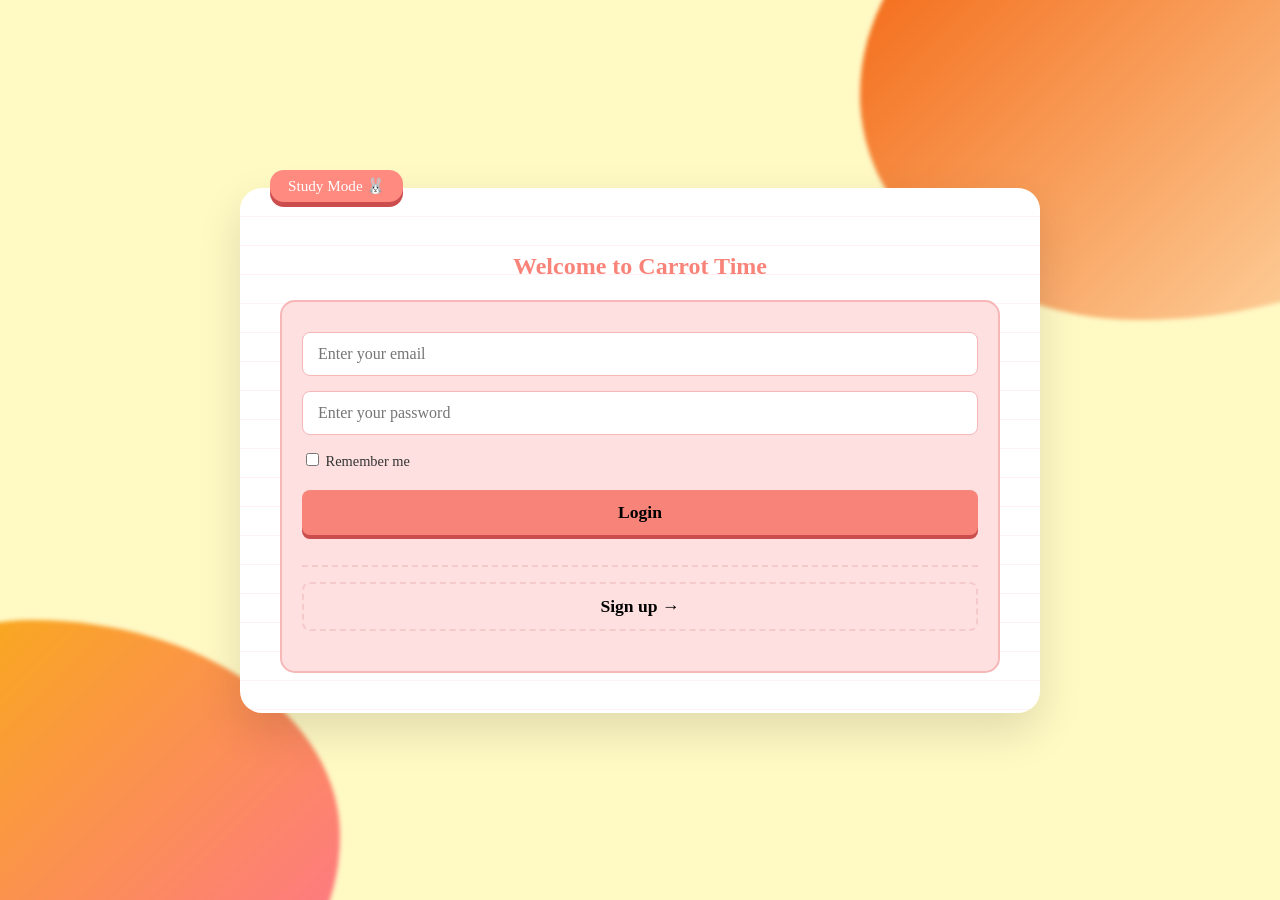
<file: index.html>
<!DOCTYPE html>
<html lang="vi">

<head>
    <meta charset="UTF-8">
    <meta name="viewport" content="width=device-width, initial-scale=1.0">
    <title>Carrot Time - Login / Signup</title>
    <link rel="stylesheet" href="./Login & Register/style.css">
</head>

<body>

    <!-- Shape nền -->
    <div class="bg-shape"></div>

    <!-- Container chính -->
    <div class="container">
        <div class="bunny-image">
            <div class="bunny-art-container">
                <div class="bunny-art">
                    <div class="ear left"></div>
                    <div class="ear right"></div>

                    <div class="arm left"></div>
                    <div class="arm right"></div>

                    <div class="face-details">
                        <div class="eye left"></div>
                        <div class="eye right"></div>
                        <div class="nose"></div>
                    </div>
                </div>
            </div>
        </div>
        <!-- Sticker -->
        <div class="study-tag">Study Mode 🐰</div>

        <!-- Header -->
        <div class="header-section">
            <h1 class="welcome-text">Welcome to Carrot Time </h1>
        </div>

        <!-- SIGNUP FORM -->
        <div id="login-form" class="form-card active">

            <div class="input-group">
                <input type="email" id="login-email" placeholder="Enter your email">
            </div>

            <div class="input-group">
                <input type="password" id="login-password" placeholder="Enter your password">
            </div>

            <div class="remember-me-group">
                <input type="checkbox" id="remember-me">
                <label for="remember-me">Remember me</label>
            </div>

            <button class="btn btn-login" style="color: black !important; font-weight: bold;" onclick="goToHome()">
                Login
            </button>

            <div class="divider"></div>

            <button class="btn btn-signup-link" style="color: black !important;" onclick="showSignup()">
                Sign up →
            </button>
        </div>
        <!-- SIGNUP FORM -->
        <div id="signup-form" class="form-card hidden">
            <h2 class="form-title" style="text-align: center; color: #F88379;">Create Account</h2>

            <div class="input-group">
                <input type="text" id="signup-username" placeholder="Enter your username">
            </div>

            <div class="input-group">
                <input type="email" id="signup-email" placeholder="Enter your email">
            </div>

            <div class="input-group">
                <input type="password" id="signup-password" placeholder="Enter your password">
            </div>

            <div class="input-group">
                <input type="password" id="signup-confirm" placeholder="Confirm your password">
            </div>

            <button type="button" class="btn btn-login" style="color: black !important; font-weight: bold;"
                onclick="goToHome()">
                Create & Login
            </button>

            <button type="button" class="btn btn-back-link"
                style="color: black !important; background: none; border: none; cursor: pointer; width: 100%; margin-top: 10px;"
                onclick="showLogin()">
                ← Back to Login
            </button>
        </div>

        <!-- Bunny image -->

    </div>


    <script src="./Login & Register/script.js"></script>
    <div style="position:fixed; bottom:20px; left:20px; z-index:9999;">
        <div class="bunny-art-container">
            <div class="bunny-art">
                <div class="ear left"></div>
                <div class="ear right"></div>

                <div class="arm left"></div>
                <div class="arm right"></div>

                <div class="face-details">
                    <div class="eye left"></div>
                    <div class="eye right"></div>
                    <div class="nose"></div>
                </div>
            </div>
        </div>
    </div>

</body>

</html>
</file>
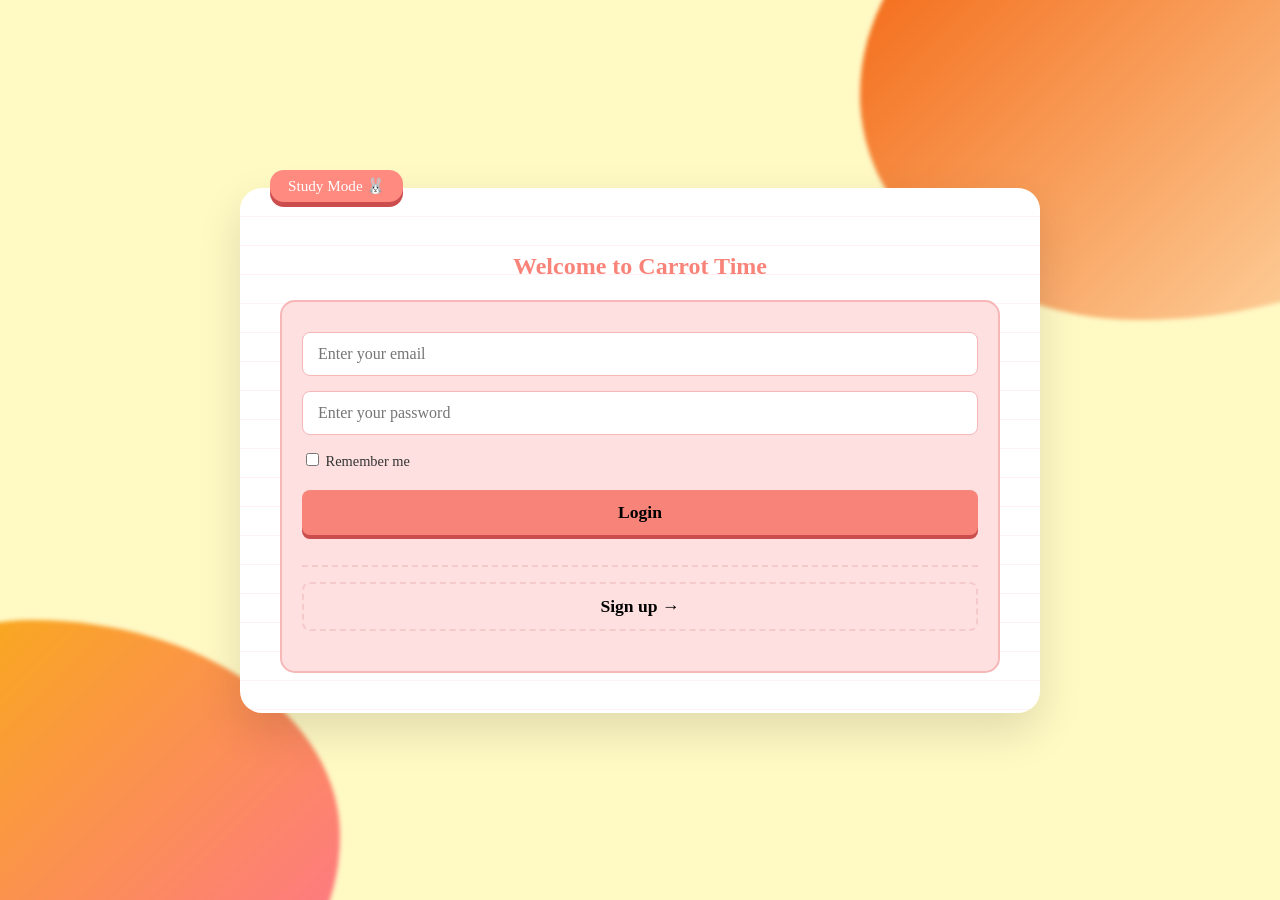
<file: Login & Register/index.html>
<!DOCTYPE html>
<html lang="vi">

<head>
    <meta charset="UTF-8">
    <meta name="viewport" content="width=device-width, initial-scale=1.0">
    <title>Carrot Time - Login / Signup</title>
    <link rel="stylesheet" href="style.css">
</head>

<body>

    <!-- Shape nền -->
    <div class="bg-shape"></div>

    <!-- Container chính -->
    <div class="container">
        <div class="bunny-image">
            <div class="bunny-art-container">
                <div class="bunny-art">
                    <div class="ear left"></div>
                    <div class="ear right"></div>

                    <div class="arm left"></div>
                    <div class="arm right"></div>

                    <div class="face-details">
                        <div class="eye left"></div>
                        <div class="eye right"></div>
                        <div class="nose"></div>
                    </div>
                </div>
            </div>
        </div>
        <!-- Sticker -->
        <div class="study-tag">Study Mode 🐰</div>

        <!-- Header -->
        <div class="header-section">
            <h1 class="welcome-text">Welcome to Carrot Time </h1>
        </div>

        <!-- SIGNUP FORM -->
        <div id="login-form" class="form-card active">

            <div class="input-group">
                <input type="email" id="login-email" placeholder="Enter your email">
            </div>

            <div class="input-group">
                <input type="password" id="login-password" placeholder="Enter your password">
            </div>

            <div class="remember-me-group">
                <input type="checkbox" id="remember-me">
                <label for="remember-me">Remember me</label>
            </div>

            <button class="btn btn-login" style="color: black !important; font-weight: bold;" onclick="goToHome()">
                Login
            </button>

            <div class="divider"></div>

            <button class="btn btn-signup-link" style="color: black !important;" onclick="showSignup()">
                Sign up →
            </button>
        </div>
        <!-- SIGNUP FORM -->
        <div id="signup-form" class="form-card hidden">
            <h2 class="form-title" style="text-align: center; color: #F88379;">Create Account</h2>

            <div class="input-group">
                <input type="text" id="signup-username" placeholder="Enter your username">
            </div>

            <div class="input-group">
                <input type="email" id="signup-email" placeholder="Enter your email">
            </div>

            <div class="input-group">
                <input type="password" id="signup-password" placeholder="Enter your password">
            </div>

            <div class="input-group">
                <input type="password" id="signup-confirm" placeholder="Confirm your password">
            </div>

            <button type="button" class="btn btn-login" style="color: black !important; font-weight: bold;"
                onclick="goToHome()">
                Create & Login
            </button>

            <button type="button" class="btn btn-back-link"
                style="color: black !important; background: none; border: none; cursor: pointer; width: 100%; margin-top: 10px;"
                onclick="showLogin()">
                ← Back to Login
            </button>
        </div>

        <!-- Bunny image -->

    </div>


    <script src="script.js"></script>
    <div style="position:fixed; bottom:20px; left:20px; z-index:9999;">
        <div class="bunny-art-container">
            <div class="bunny-art">
                <div class="ear left"></div>
                <div class="ear right"></div>

                <div class="arm left"></div>
                <div class="arm right"></div>

                <div class="face-details">
                    <div class="eye left"></div>
                    <div class="eye right"></div>
                    <div class="nose"></div>
                </div>
            </div>
        </div>
    </div>

</body>

</html>
</file>
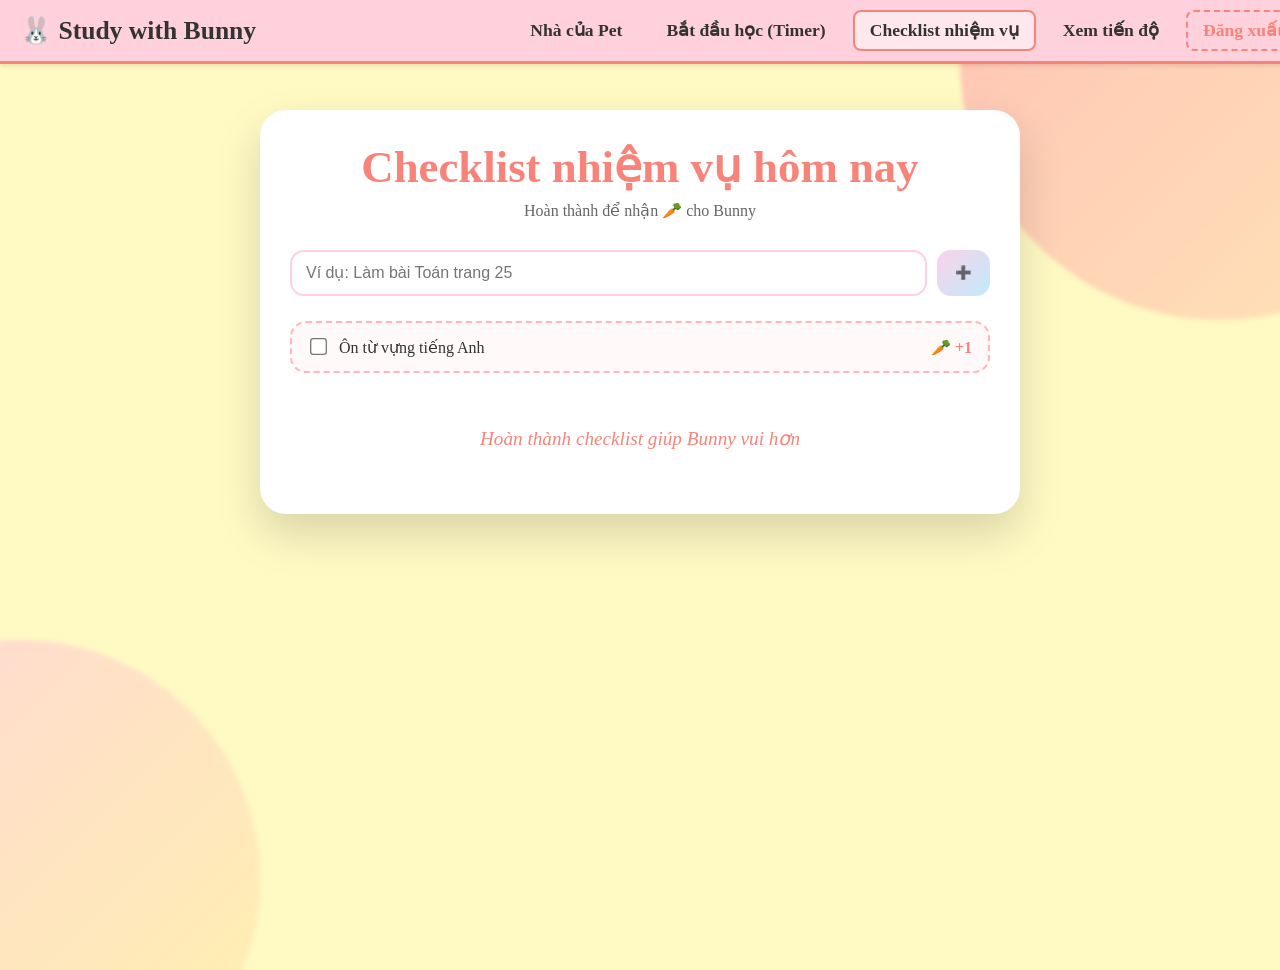
<file: Checklist/checklist.html>
<!DOCTYPE html>
<html lang="vi">
<head>
  <meta charset="UTF-8">
  <title>Checklist | Carrot Time</title>
  <meta name="viewport" content="width=device-width, initial-scale=1.0">

  <!-- DÙNG CHUNG STYLE NAVBAR + FONT -->
  <link rel="stylesheet" href="../Home/home_style.css">
  <link rel="stylesheet" href="checklist.css">
  <link href="https://fonts.googleapis.com/css2?family=Kalam:wght@700&display=swap" rel="stylesheet">
</head>

<body>

<!-- ===== NAVBAR (GIỐNG HOME) ===== -->
<nav class="navbar">
  <div class="nav-brand">🐰 Study with <span class="bunnyName">Bunny</span></div>
  <ul class="nav-links">
    <li><button class="nav-button" onclick="location.href='../Home/home.html'">Nhà của Pet</button></li>
    <li><button class="nav-button" onclick="location.href='../Timer/timer.html'">Bắt đầu học (Timer)</button></li>
    <li><button class="nav-button active">Checklist nhiệm vụ</button></li>
    <li><button class="nav-button" onclick="location.href='../Progress/progress.html'">Xem tiến độ</button></li>
    <li><button class="nav-button logout-button">Đăng xuất</button></li>
  </ul>
</nav>

<!-- BACKGROUND SHAPES -->
<div class="bg-shape blob-1"></div>
<div class="bg-shape blob-2"></div>

<!-- ===== CONTENT ===== -->
<div class="home-wrapper">
  <div class="checklist-container">

    <header class="pet-header">
      <h1 class="welcome-title">Checklist nhiệm vụ hôm nay</h1>
      <p class="subtitle">Hoàn thành để nhận 🥕 cho <span class="bunnyName">Bunny</span></p>
    </header>

    <!-- ADD TASK -->
    <div class="add-task">
      <input type="text" id="taskInput" placeholder="Ví dụ: Làm bài Toán trang 25">
      <button onclick="addTask()">➕</button>
    </div>

    <!-- TASK LIST -->
    <ul id="taskList" class="task-list">
      <!-- Task mẫu -->
      <li>
        <label>
          <input type="checkbox">
          <span>Ôn từ vựng tiếng Anh</span>
        </label>
        <span class="reward">🥕 +1</span>
      </li>
    </ul>

    <footer class="pet-footer">
      <p>Hoàn thành checklist giúp <span class="bunnyName">Bunny</span> vui hơn </p>
    </footer>

  </div>
</div>

<script>
/* ===== BUNNY NAME ===== */
document.addEventListener("DOMContentLoaded", () => {
  const name = localStorage.getItem("bunnyName") || "Bunny";
  document.querySelectorAll(".bunnyName").forEach(e => e.textContent = name);
});

/* ===== CHECKLIST ===== */
function addTask() {
  const input = document.getElementById("taskInput");
  const text = input.value.trim();
  if (!text) return;

  const li = document.createElement("li");
  li.innerHTML = `
    <label>
      <input type="checkbox">
      <span>${text}</span>
    </label>
    <span class="reward">🥕 +1</span>
  `;

  document.getElementById("taskList").appendChild(li);
  input.value = "";
}
</script>

</body>
</html>
</file>
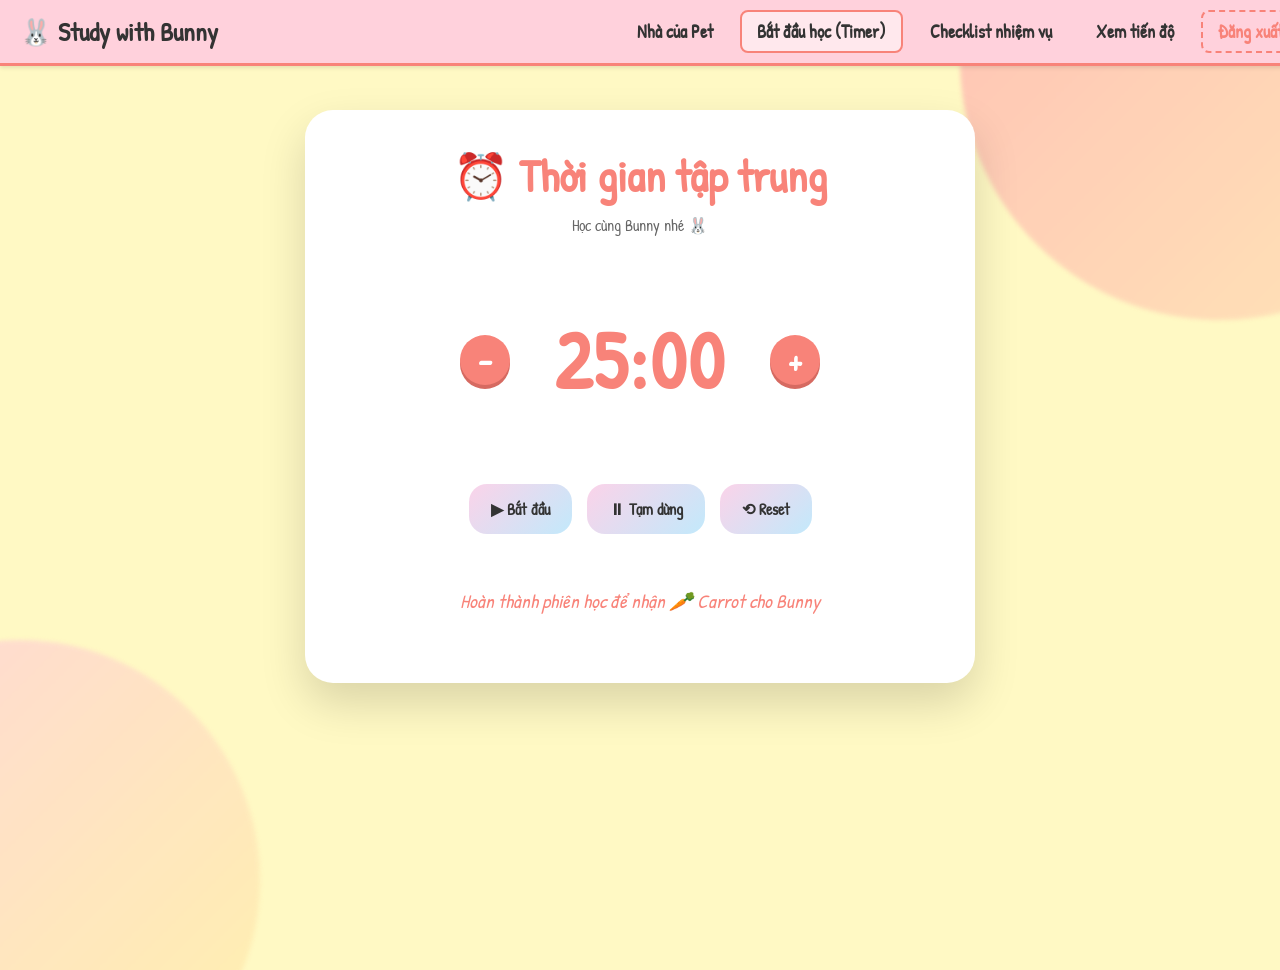
<file: Timer/timer.html>
<!DOCTYPE html>
<html lang="vi">
<head>
  <meta charset="UTF-8">
  <title>Timer | Carrot Time</title>
  <meta name="viewport" content="width=device-width, initial-scale=1.0">

  <link rel="stylesheet" href="../Home/home_style.css">
  <link rel="stylesheet" href="timer.css">
  <link href="https://fonts.googleapis.com/css2?family=Kalam:wght@700&family=Patrick+Hand&display=swap" rel="stylesheet">

  <style>
    /* CSS BỔ SUNG CHO BỘ NÚT TĂNG GIẢM */
    .timer-wrapper {
      display: flex;
      align-items: center;
      justify-content: center;
      gap: 30px;
      margin: 40px 0;
    }

    .timer-display {
      font-size: 80px;
      font-weight: bold;
      color: #f88379;
      text-shadow: 2px 2px 0px #fff;
      font-family: 'Patrick Hand', cursive;
      min-width: 200px;
      text-align: center;
    }

    .adjust-btn {
      background: #f88379;
      color: white;
      border: none;
      width: 50px;
      height: 50px;
      border-radius: 50%;
      font-size: 30px;
      font-weight: bold;
      cursor: pointer;
      transition: all 0.2s ease;
      display: flex;
      align-items: center;
      justify-content: center;
      box-shadow: 0 4px 0px #d66a61;
    }

    .adjust-btn:hover {
      transform: translateY(-2px);
      background: #ffb6b6;
      box-shadow: 0 6px 0px #d66a61;
    }

    .adjust-btn:active {
      transform: translateY(2px);
      box-shadow: 0 0px 0px #d66a61;
    }

    /* Hiệu ứng khi đang chạy thì ẩn nút chỉnh đi hoặc làm mờ */
    .timer-wrapper.running .adjust-btn {
      opacity: 0.3;
      pointer-events: none;
    }
  </style>
</head>

<body>

<nav class="navbar">
  <div class="nav-brand">🐰 Study with <span class="bunnyName">Bunny</span></div>
  <ul class="nav-links">
    <li><button class="nav-button" onclick="location.href='../Home/home.html'">Nhà của Pet</button></li>
    <li><button class="nav-button active">Bắt đầu học (Timer)</button></li>
    <li><button class="nav-button" onclick="location.href='../Checklist/checklist.html'">Checklist nhiệm vụ</button></li>
    <li><button class="nav-button" onclick="location.href='../Progress/progress.html'">Xem tiến độ</button></li>
    <li><button class="nav-button logout-button">Đăng xuất</button></li>
  </ul>
</nav>

<div class="bg-shape blob-1"></div>
<div class="bg-shape blob-2"></div>

<div class="home-wrapper">
  <div class="timer-container">

    <header class="pet-header">
      <h1 class="welcome-title">⏰ Thời gian tập trung</h1>
      <p class="subtitle">Học cùng <span class="bunnyName">Bunny</span> nhé 🐰</p>
    </header>

    <div class="timer-wrapper" id="timerWrapper">
      <button class="adjust-btn" onclick="adjustTime(-1)">−</button>
      
      <div class="timer-display" id="timer">
        25:00
      </div>

      <button class="adjust-btn" onclick="adjustTime(1)">+</button>
    </div>

    <div class="timer-controls">
      <button class="control-btn start" onclick="startTimer()">▶ Bắt đầu</button>
      <button class="control-btn pause" onclick="pauseTimer()">⏸ Tạm dừng</button>
      <button class="control-btn reset" onclick="resetTimer()">⟲ Reset</button>
    </div>
<footer class="pet-footer">
  <p>Hoàn thành phiên học để nhận 🥕 Carrot cho <span class="bunnyName">Bunny</span></p>
</footer>

  </div>
</div>

<script src="timer.js"></script>
</body>
</html>
</file>
<file: Login & Register/style.css>
/* Màu sắc chủ đạo (Giống như ảnh) */
:root {
    --primary-color: #F88379; /* Màu hồng/đỏ cho nút Login */
    --secondary-bg: #FFF9C4;  /* Màu vàng nhạt cho nền */
    --card-bg: #ffe0e0;       /* Màu hồng nhạt cho form card */
    --border-color: #f7b7b7;  /* Màu viền hồng nhạt */
    --text-color: #333;
    --divider-color: #f5caca; /* Màu hồng nhạt cho đường gạch ngang */
}

body {
    font-family: "Chalkboard SE", "Patrick Hand", cursive;
    margin: 0;
    min-height: 100vh;

    display: flex;
    justify-content: center;
    align-items: center;

    background: #fff9c4;
    overflow: hidden;
}

.bg-shape {
    position: fixed;
    inset: 0;
    z-index: -1;
    pointer-events: none;
}

/* SHAPE GÓC TRÊN */
.bg-shape::before {
    content: "";
    position: absolute;
    top: -180px;
    right: -200px;
    width: 620px;
    height: 500px;

    background: linear-gradient(135deg, #f25901, #ffe4b5);
    border-radius: 60% 40% 55% 45% / 55% 60% 40% 45%;

    filter: blur(2px);
    animation: floatTop 8s ease-in-out infinite;
}

/* SHAPE GÓC DƯỚI */
.bg-shape::after {
    content: "";
    position: absolute;
    bottom: -200px;
    left: -220px;
    width: 560px;
    height: 480px;

    background: linear-gradient(135deg, #f8b600, #ff6d9e);
    border-radius: 45% 55% 60% 40% / 55% 45% 55% 45%;

    filter: blur(2px);
    animation: floatBottom 10s ease-in-out infinite;
}

/* ANIMATION */
@keyframes floatTop {
    0%, 100% {
        transform: translate(0, 0);
    }
    50% {
        transform: translate(-20px, 25px);
    }
}

@keyframes floatBottom {
    0%, 100% {
        transform: translate(0, 0);
    }
    50% {
        transform: translate(25px, -20px);
    }
}



.container {
    position: relative;

    width: 100%;
    max-width: 720px;
    padding: 40px;

    background:
        repeating-linear-gradient(
            white,
            white 28px,
            #fce4ec 29px
        );

    border-radius: 22px;
    box-shadow: 0 18px 45px rgba(0,0,0,0.12);
    text-align: center;
}

.study-tag {
    position: absolute;
    top: -18px;
    left: 30px;

    background: #ff8a80;
    color: white;

    padding: 7px 18px;
    border-radius: 14px;

    font-size: 0.95em;
    box-shadow: 0 5px 0 #cc4d4d;
}

@media (max-width: 768px) {
    body {
        padding: 15px;
        align-items: flex-start;
    }

    .container {
        max-width: 95%;
        padding: 25px;
    }

    .bg-shape {
        width: 350px;
        height: 350px;
    }
}


/* --- Header và Tiêu đề --- */
.welcome-text {
    font-size: 1.5em;
    color: var(--primary-color);
    margin-bottom: 20px;
}

/* --- Form Card (Giao diện chính) --- */
.form-card {
    background-color: var(--card-bg); /* Nền hồng nhạt */
    padding: 30px 20px;
    border-radius: 15px;
    border: 2px solid var(--border-color);
    transition: all 0.5s ease;
}

.form-card.hidden {
    display: none;
    opacity: 0;
    transform: translateY(20px);
}

.form-card.active {
    display: block;
    opacity: 1;
    transform: translateY(0);
}

.form-title {
    color: var(--text-color);
    margin-top: 0;
    margin-bottom: 15px;
}

/* --- Input Fields --- */
.input-group {
    margin-bottom: 15px;
}
input,
button {
    font-family:
        "Chalkboard SE",
        "Patrick Hand",
        cursive;
}

input[type="email"],
input[type="password"],
input[type="text"] {
    width: 100%;
    padding: 12px 15px;
    border: 1px solid var(--border-color);
    border-radius: 8px;
    box-sizing: border-box;
    font-size: 1em;
    outline: none;
    transition: border-color 0.3s;
}

input:focus {
    border-color: var(--primary-color);
}

/* --- Remember Me (Checkbox) --- */
.remember-me-group {
    text-align: left;
    margin-bottom: 20px;
    font-size: 0.9em;
    color: var(--text-color);
}

/* --- Buttons --- */
.btn {
    width: 100%;
    padding: 12px;
    border: none;
    border-radius: 8px;
    cursor: pointer;
    font-size: 1.1em;
    font-weight: bold;
    transition: background-color 0.3s;
    margin-bottom: 10px;
}

.btn-login {
    background-color: var(--primary-color); /* Màu hồng/đỏ */
    color: white;
    box-shadow: 0 4px 0 #cc4d4d; /* Shadow nhẹ cho cảm giác 3D */
    margin-bottom: 15px;
}

.btn-login:hover {
    background-color: #cc4d4d;
}

.btn-signup-link, .btn-back-link {
    background-color: transparent;
    color: var(--primary-color);
    border: 2px dashed var(--divider-color); /* Đường viền dash */
    box-shadow: none;
}

.btn-signup-link:hover, .btn-back-link:hover {
    background-color: var(--divider-color);
}

/* --- Divider (Gạch ngang đứt quãng) --- */
.divider {
    border-top: 2px dashed var(--divider-color);
    margin: 15px 0;
}

/* --- Bunny Image --- */
.bunny-image {
    width: 100%;
    text-align: center;
    margin-top: 25px;
}

.bunny-image img {
    max-width: 50%;
    height: auto;
    /* Có thể thêm hiệu ứng ở đây nếu muốn */
}

/* --- Khai báo các thuộc tính chung cho Hình ảnh Bunny --- */
QLabel#bunnyImageLabel {
    /* Nền Hồng Đào, Viền Hồng Cam (Đồng bộ với UI gốc) */
    background-color: #FFD1DC; 
    border: 3px solid #F88379; 
    border-radius: 15px;
    

    
    background-repeat: no-repeat;
    background-position: center;
    background-size: contain; /* Đảm bảo hình ảnh vừa vặn trong khung */
}
.container {
    overflow: visible !important;
}
.form-card {
    overflow: visible !important;
}
</file>
<file: Home/home_style.css>
/* --- Khai báo Font & Màu Sắc (Đồng bộ) --- */
:root {
    --primary-color: #F88379;  /* Màu hồng/đỏ cho viền đậm/chữ quan trọng */
    --bg-color: #FFF9C4;       /* Nền VÀNG nhạt */
    --nav-bg: #FFD1DC;         /* Màu Hồng Đào cho Navbar */
    --card-bg: #FFFFFF;        /* Nền trắng cho các Card/Block */
    --text-color: #333;
    --divider-color: #FFB6B9;  /* Màu viền đứt quãng nhẹ */
}

/* Áp dụng font Chalkboard SE/Kalam cho toàn bộ */
body, h1, h2, p, button, label {
    font-family: "Chalkboard SE", "Patrick Hand", cursive;
    color: var(--text-color);
}


body {
    margin: 0;
    padding-top: 70px; /* Bắt buộc để chừa chỗ cho Navbar cố định */
    min-height: 100vh;
    background-color: var(--bg-color); 
}

/* --- THANH ĐIỀU HƯỚNG (NAVBAR) --- */
.navbar {
    position: fixed; 
    top: 0;
    left: 0;
    width: 100%;
    
    background-color: var(--nav-bg); 
    border-bottom: 3px solid var(--primary-color);
    box-shadow: 0 2px 4px rgba(0, 0, 0, 0.1); /* Shadow nhẹ */
    
    display: flex;
    justify-content: space-between;
    align-items: center;
    padding: 10px 20px;
    z-index: 1000;
}

.nav-brand {
    font-size: 1.6em;
    font-weight: bold;
}

.nav-links {
    list-style: none; /* Loại bỏ dấu chấm */
    margin: 0;
    padding: 0;
    display: flex;
    gap: 10px;
}

.nav-button {
    font-size: 1.1em;
    padding: 8px 15px;
    background-color: transparent;
    border: 2px solid transparent;
    border-radius: 8px;
    cursor: pointer;
    transition: background-color 0.2s, border-color 0.2s;
    font-weight: bold;
}

.nav-button:hover, .nav-button.active {
    background-color: rgba(255, 255, 255, 0.5);
    border-color: var(--primary-color);
}

.logout-button {
    color: var(--primary-color);
    border: 2px dashed var(--primary-color);
}
.logout-button:hover {
    background-color: var(--primary-color);
    color: white;
}

/* --- CONTAINER CHÍNH --- */
.pet-home-container {
    width: 100%;
    max-width: 1000px;
    padding: 35px;
    background-color: white;        /* ⭐ CARD TRẮNG */
    border-radius: 26px;
    box-shadow: 0 20px 45px rgba(0,0,0,0.15);
}


.pet-header {
    text-align: center;
    margin-bottom: 30px;
}

.welcome-title {
    font-size: 2.8em;
    font-weight: bold;
    color: var(--primary-color);
    margin: 0;
}

/* --- KHU VỰC PET CHÍNH (GRID) --- */
.pet-main-area {
    display: grid;
    grid-template-columns: 1fr 1.5fr;
    gap: 40px;
    align-items: flex-start;
    margin-top: 30px;
}


/* --- Pet Info Card --- */
.pet-info-card {
    background-color: var(--card-bg); 
    padding: 25px;
    border-radius: 15px;
    border: 2px solid var(--divider-color);
}

.pet-info-card h2 {
    font-size: 1.8em;
    margin-top: 0;
    margin-bottom: 20px;
    border-bottom: 2px dashed var(--divider-color);
    padding-bottom: 10px;
}

.status-bar {
    margin-bottom: 15px;
}

.status-bar label {
    display: block;
    font-size: 1.1em;
    font-weight: bold;
    margin-bottom: 5px;
}

progress {
    width: 100%;
    height: 25px;
    border-radius: 10px;
    overflow: hidden;
    border: 1px solid var(--primary-color);
    /* Đảm bảo nền của progress bar là màu nền */
    background-color: #F0F0F0; 
}

/* Màu sắc cho thanh progress */
progress::-webkit-progress-value { background-color: #79CC79; }
progress::-moz-progress-bar { background-color: #79CC79; }

.pet-actions {
  display: flex;
  flex-direction: column;
  align-items: center;   /* CANH GIỮA */
  gap: 10px;
  margin-top: 16px;
}

.pet-actions .action-btn {
  width: 80%;           /* nút đều nhau */
  max-width: 220px;
}


.action-btn {
  background: linear-gradient(135deg, #fbd3e9, #c2e9fb);
  border: none;
  border-radius: 16px;
  padding: 10px 16px;
  font-family: 'Chalkboard SE', cursive;
  font-size: 15px;
  cursor: pointer;
  color: #5a4a42;
  box-shadow: 0 6px 12px rgba(0, 0, 0, 0.08);
  transition: all 0.25s ease;
}


.action-btn:hover {
  transform: translateY(-2px);
  background: linear-gradient(135deg, #fbc2eb, #a6c1ee);
  box-shadow: 0 10px 18px rgba(0, 0, 0, 0.12);
}



/* --- Pet Image Display --- */
.pet-image-display {
  min-height: 360px;          /* ⬅️ tăng chiều cao hộp */
  display: flex;
  flex-direction: column;
  justify-content: center;    /* ⬅️ căn giữa theo chiều dọc */
  align-items: center;
  border: 2px solid #ff9aa2;
  border-radius: 20px;
  padding: 20px;
  background: #fff;
}

.pet-image-display img {
  width: 160px;
  height: auto;
  margin-bottom: 12px;
}
.action-btn:active {
  transform: scale(0.96);
}
.action-btn.rename {
  background: linear-gradient(135deg, #fff1c1, #ffd6a5);
}



/* --- Footer --- */
.pet-footer {
    text-align: center;
    margin-top: 20px;
    padding: 15px 0;
}

.pet-footer p {
    font-size: 1.2em;
    font-style: italic;
    color: var(--primary-color);
}

/* --- Responsive --- */
@media (max-width: 800px) {
    .navbar {
        flex-direction: column;
        align-items: flex-start;
    }
    .nav-links {
        flex-wrap: wrap;
        margin-top: 10px;
    }
    body {
        padding-top: 120px; 
    }
    .pet-main-area {
        grid-template-columns: 1fr;
    }
    .pet-image-display {
        order: -1; 
    }
    .pet-actions {
        flex-direction: column;
    }
    .action-btn {
        width: 100%;
    }
}
/* ===== BACKGROUND SHAPES ===== */
.bg-shape {
    position: fixed;
    z-index: 0;
    border-radius: 50%;
    filter: blur(2px);
    opacity: 0.85;
}

/* Góc trên phải */
.blob-1 {
    width: 520px;
    height: 520px;
    top: -200px;
    right: -200px;
    background: linear-gradient(135deg, #ffb3b3, #ffe4b5);
}

/* Góc dưới trái */
.blob-2 {
    width: 480px;
    height: 480px;
    bottom: -220px;
    left: -220px;
    background: linear-gradient(135deg, #ffd1dc, #fff1a8);
}

/* Sau card */
.blob-3 {
    width: 360px;
    height: 360px;
    top: 45%;
    left: 65%;
    transform: translate(-50%, -50%);
    background: linear-gradient(135deg, #ffeaa7, #fab1a0);
    opacity: 0.5;
}

/* Giống layout login */
.home-wrapper {
    min-height: calc(100vh - 80px);
    display: flex;
    justify-content: center;
    align-items: flex-start;
    padding: 40px 20px;
    box-sizing: border-box;
    position: relative;
    z-index: 1;   /* 👈 ĐÈ LÊN SHAPE */
}

.hidden {
  display: none;
}


.name-modal {
  position: fixed;
  inset: 0;
  background: rgba(0,0,0,0.4);
  display: flex;
  justify-content: center;
  align-items: center;
  z-index: 2000;
}

.action-btn.rename {
  background-color: #ffe6ef;
  border: 2px dashed #ff9bb3;
  margin-top: 12px;
}

.action-btn.rename:hover {
  background-color: #ffd6e5;
}


.name-modal.hidden {
    display: none;
}

.name-box {
    background: #fff;
    padding: 30px;
    border-radius: 20px;
    text-align: center;
    width: 320px;
    box-shadow: 0 10px 25px rgba(0,0,0,0.15);
    font-family: 'Chalkboard SE', cursive;
}

.name-box h2 {
    margin-bottom: 15px;
}

.name-box input {
    width: 100%;
    padding: 10px;
    border-radius: 12px;
    border: 2px solid #ffd1dc;
    margin-bottom: 15px;
    font-size: 16px;
}

.name-box button {
    background: #ffb703;
    border: none;
    padding: 10px 18px;
    border-radius: 14px;
    font-size: 16px;
    cursor: pointer;
}

/* ===== BUNNY CONTAINER ===== */
.bunny {
  position: relative;
  width: 160px;
  height: 180px;
  margin: 0 auto;
  animation: float 3s ease-in-out infinite;
}

/* ===== BODY ===== */
.bunny::before {
  content: "";
  position: absolute;
  bottom: 0;
  left: 50%;
  transform: translateX(-50%);
  width: 120px;
  height: 100px;
  background: #ffe6ee; /* pastel hồng */
  border-radius: 60px 60px 40px 40px;
  border: 3px solid #f7b2c4;
}

/* ===== EARS ===== */
.ear {
  position: absolute;
  width: 30px;
  height: 70px;
  background: #ffe6ee;
  border-radius: 20px;
  border: 3px solid #f7b2c4;
  top: 0;
}

.ear.left {
  left: 30px;
  transform: rotate(-10deg);
}

.ear.right {
  right: 30px;
  transform: rotate(10deg);
}

.ear::after {
  content: "";
  position: absolute;
  top: 8px;
  left: 7px;
  width: 12px;
  height: 45px;
  background: #ffd1dc; /* hồng đào */
  border-radius: 10px;
}

/* ===== FACE ===== */
.face {
  position: absolute;
  bottom: 35px;
  left: 50%;
  transform: translateX(-50%);
  width: 80px;
  height: 60px;
}

/* ===== EYES ===== */
.eye {
  position: absolute;
  width: 10px;
  height: 12px;
  background: #6b4f4f;
  border-radius: 50%;
  top: 15px;
  animation: blink 4s infinite;
}

.eye.left {
  left: 15px;
}

.eye.right {
  right: 15px;
}

/* ===== MOUTH ===== */
.mouth {
  position: absolute;
  width: 18px;
  height: 10px;
  border-bottom: 3px solid #e38fa9;
  border-radius: 0 0 20px 20px;
  bottom: 5px;
  left: 50%;
  transform: translateX(-50%);
}

/* ===== ANIMATIONS ===== */
@keyframes float {
  0%, 100% { transform: translateY(0); }
  50% { transform: translateY(-6px); }
}

@keyframes blink {
  0%, 90%, 100% { height: 12px; }
  92%, 98% { height: 2px; }
}

/* Nền mờ phía sau */
.modal {
    display: none; 
    position: fixed; 
    z-index: 1000; 
    left: 0; top: 0; width: 100%; height: 100%;
    background-color: rgba(0,0,0,0.5);
}

/* Style cho Modal Shop */
.modal {
    display: none; 
    position: fixed; 
    z-index: 10000; /* Rất cao để đè lên mọi thứ */
    left: 0; top: 0; width: 100%; height: 100%;
    background-color: rgba(0,0,0,0.5); /* Nền mờ */
}

.modal-content {
    background-color: white;
    margin: 10% auto;
    padding: 30px;
    border-radius: 25px;
    width: 80%;
    max-width: 400px;
    text-align: center;
    border: 5px solid #ffc0cb;
    box-shadow: 0 10px 30px rgba(0,0,0,0.2);
}

.shop-gradient-btn {
    margin-top: 20px;
    padding: 12px 25px;
    font-size: 16px;
    font-weight: bold;
    color: white;
    border: none;
    border-radius: 50px;
    cursor: pointer;
    /* Gradient từ Hồng sang Cam nhạt */
    background: linear-gradient(45deg, #ff9a9e 0%, #fad0c4 99%, #fad0c4 100%);
    box-shadow: 0 4px 15px rgba(255, 154, 158, 0.4);
    transition: all 0.3s ease;
}

.shop-gradient-btn:hover {
    transform: translateY(-3px);
    box-shadow: 0 6px 20px rgba(255, 154, 158, 0.6);
    filter: brightness(1.05);
}
</file>
<file: Checklist/checklist.css>
/* ===== CONTAINER ===== */
.checklist-container {
  width: 100%;
  max-width: 700px;
  background: white;
  padding: 30px;
  border-radius: 26px;
  box-shadow: 0 20px 45px rgba(0,0,0,0.15);
}

/* SUBTITLE */
.subtitle {
  text-align: center;
  color: #666;
  margin-top: 8px;
}

/* ===== ADD TASK ===== */
.add-task {
  display: flex;
  gap: 10px;
  margin: 25px 0;
}

.add-task input {
  flex: 1;
  padding: 12px 14px;
  border-radius: 14px;
  border: 2px solid #ffd1dc;
  font-size: 16px;
}

.add-task button {
  background: linear-gradient(135deg,#fbd3e9,#c2e9fb);
  border: none;
  border-radius: 14px;
  padding: 12px 18px;
  cursor: pointer;
  font-weight: bold;
}

/* ===== TASK LIST ===== */
.task-list {
  list-style: none;
  padding: 0;
  margin: 0;
}

.task-list li {
  display: flex;
  justify-content: space-between;
  align-items: center;
  background: #fff9f9;
  border: 2px dashed #ffb6b9;
  border-radius: 16px;
  padding: 14px 16px;
  margin-bottom: 12px;
  transition: all 0.2s ease;
}

.task-list li:hover {
  transform: translateY(-2px);
  background: #fff0f5;
}

/* CHECKBOX */
.task-list input[type="checkbox"] {
  transform: scale(1.3);
  margin-right: 10px;
}

/* TASK TEXT */
.task-list span {
  font-size: 16px;
}

/* REWARD */
.reward {
  font-weight: bold;
  color: #f88379;
}
</file>
<file: Timer/timer.css>
.timer-container {
  width: 100%;
  max-width: 600px;
  background: white;
  padding: 35px;
  border-radius: 28px;
  box-shadow: 0 20px 45px rgba(0,0,0,0.15);
  text-align: center;
}

.subtitle {
  color: #666;
  margin-top: 8px;
}

/* TIMER */
.timer-display {
  font-size: 72px;
  font-weight: bold;
  margin: 30px 0;
  color: #f88379;
  letter-spacing: 2px;
}

/* BUTTONS */
.timer-controls {
  display: flex;
  justify-content: center;
  gap: 15px;
}

.timer-controls button {
  padding: 14px 22px;
  border-radius: 18px;
  border: none;
  cursor: pointer;
  font-size: 16px;
  font-weight: bold;
  background: linear-gradient(135deg,#fbd3e9,#c2e9fb);
}

.timer-controls button:hover {
  transform: translateY(-2px);
}
</file>
